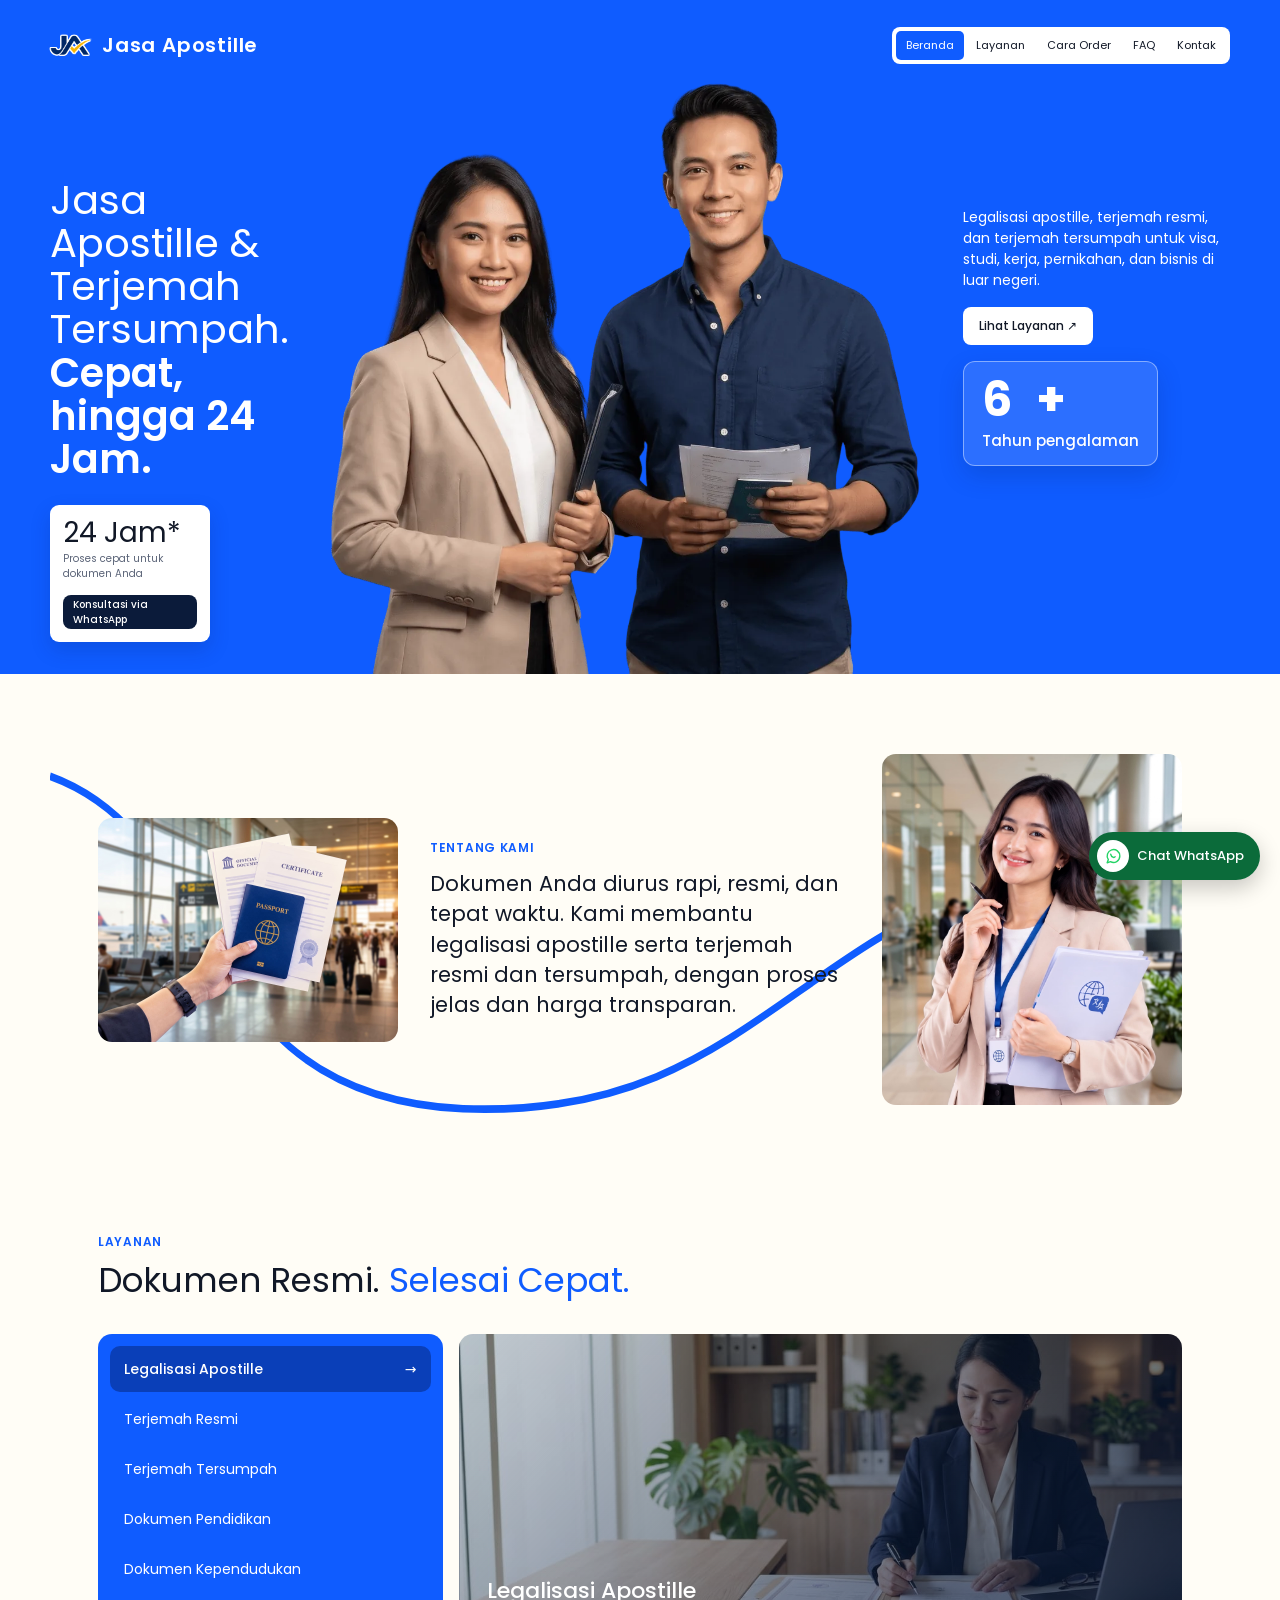
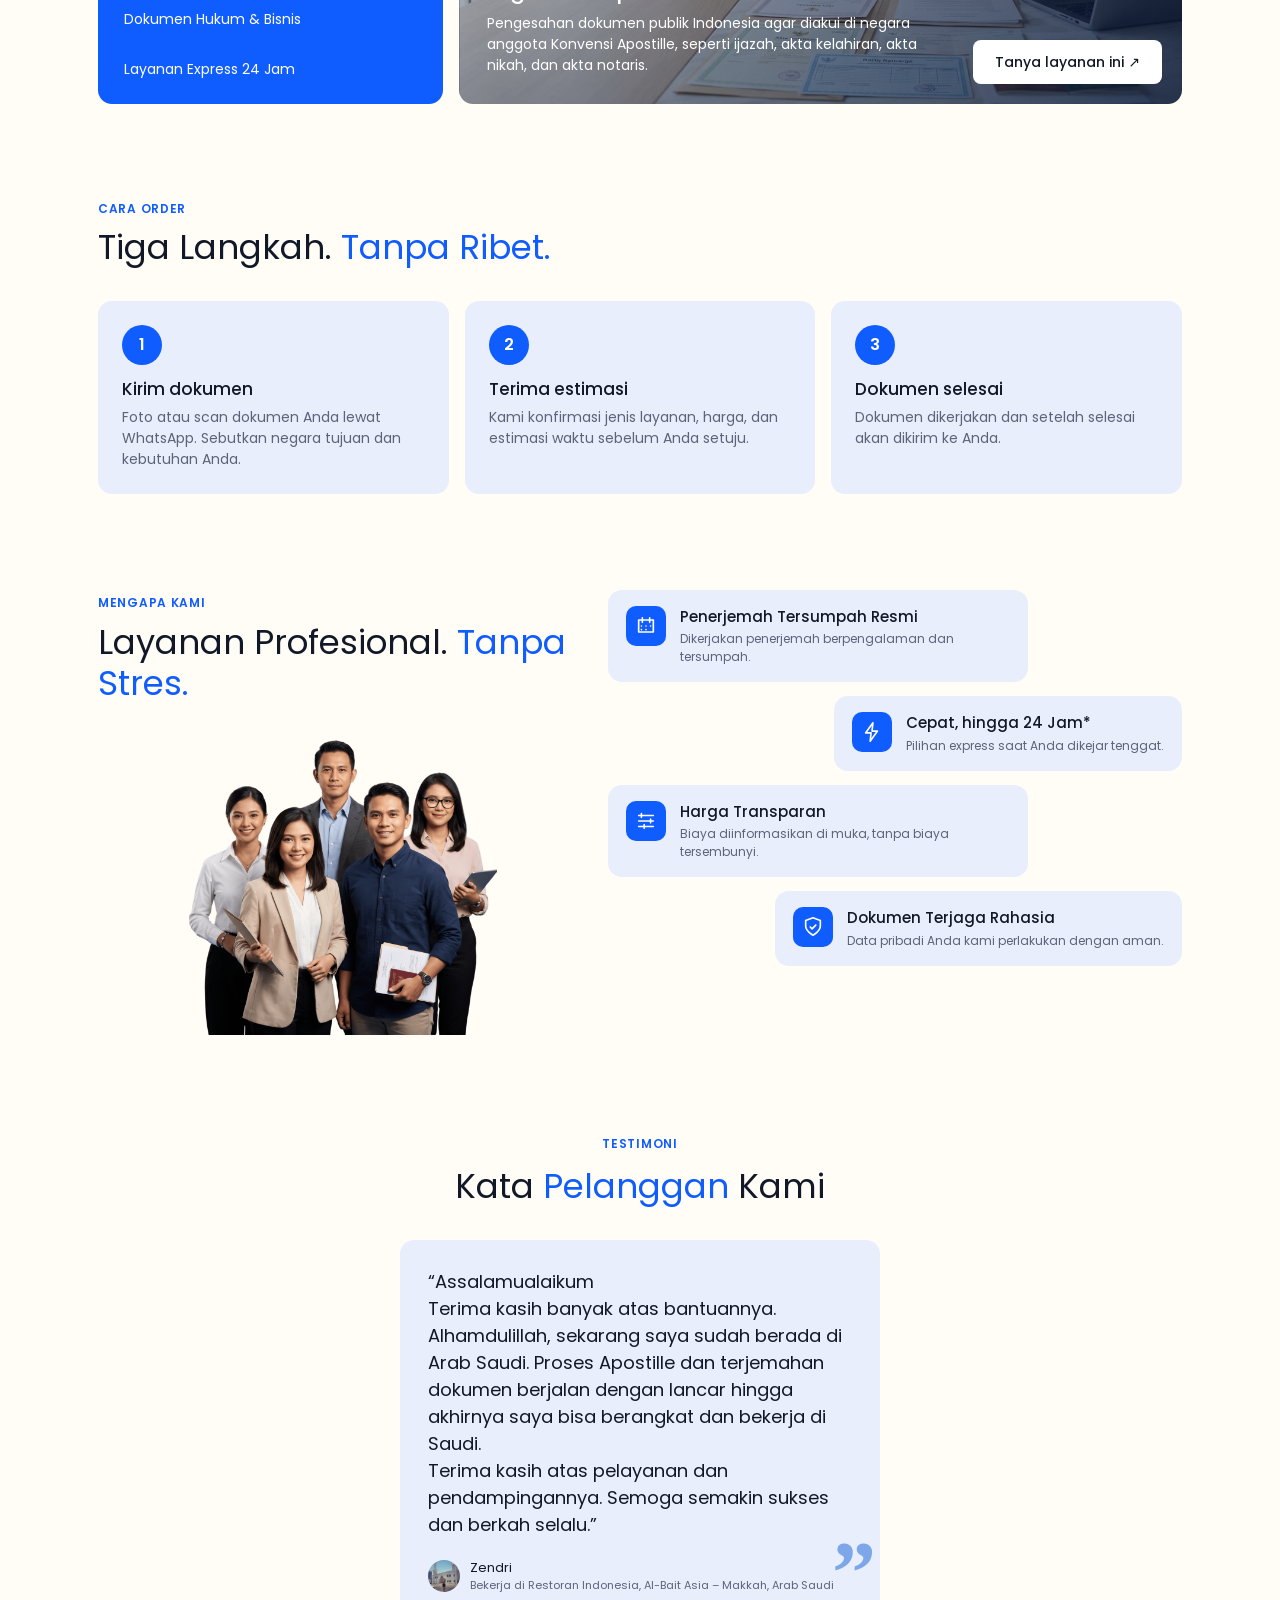
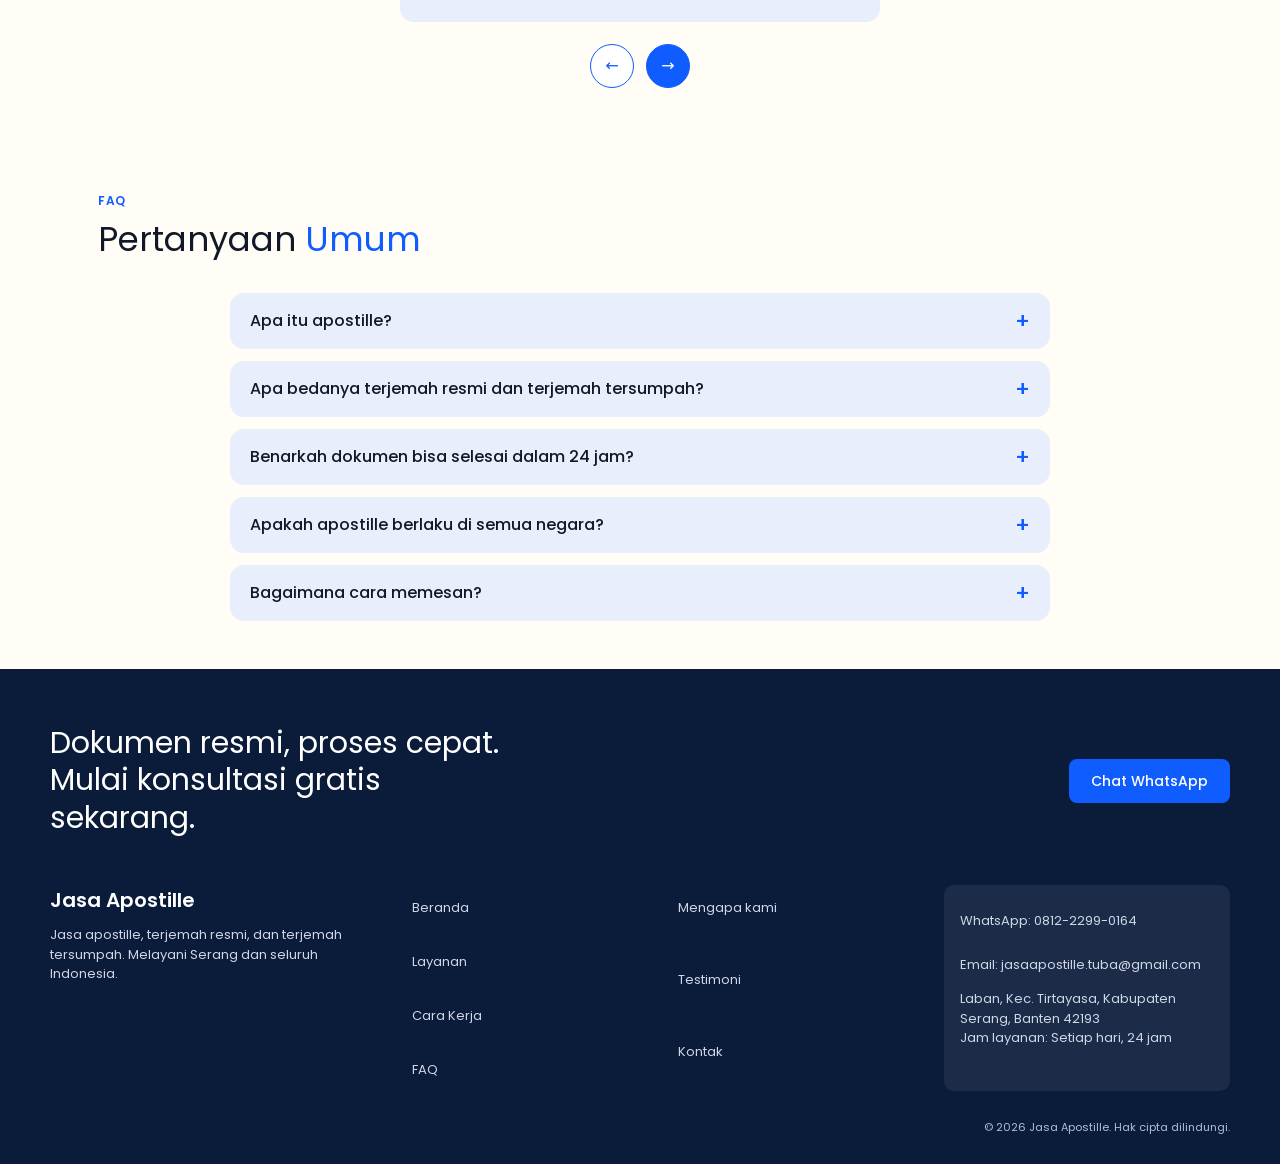
<file: index.html>
<!doctype html>
<html lang="id">
  <head>
    <meta charset="utf-8" />
    <meta name="viewport" content="width=device-width, initial-scale=1" />

    <!-- ====== SEO: GANTI semua [..] dan domain contoh sebelum tayang ====== -->
    <title>
      Jasa Apostille &amp; Terjemah Tersumpah Resmi, Cepat 24 Jam | Jasa
      Apostille
    </title>
    <meta
      name="description"
      content="Jasa legalisasi apostille, terjemah resmi, dan terjemah tersumpah untuk visa, studi, kerja, dan bisnis. Proses cepat hingga 24 jam. Konsultasi gratis via WhatsApp."
    />
    <link rel="canonical" href="https://www.jasaapostille.my.id/" />
    <meta name="robots" content="index, follow, max-image-preview:large" />
    <meta name="theme-color" content="#0f5cff" />
    <link rel="icon" type="image/png" href="assets/logo.png" />

    <meta property="og:type" content="website" />
    <meta property="og:locale" content="id_ID" />
    <meta property="og:site_name" content="Jasa Apostille" />
    <meta
      property="og:title"
      content="Jasa Apostille &amp; Terjemah Tersumpah Resmi, Cepat 24 Jam"
    />
    <meta
      property="og:description"
      content="Apostille, terjemah resmi, dan terjemah tersumpah. Proses cepat hingga 24 jam. Konsultasi gratis via WhatsApp."
    />
    <meta property="og:url" content="https://www.jasaapostille.my.id/" />
    <meta
      property="og:image"
      content="https://www.jasaapostille.my.id/assets/Thumbnail.jpeg"
    />
    <meta name="twitter:card" content="summary_large_image" />
    <meta
      name="twitter:title"
      content="Jasa Apostille &amp; Terjemah Tersumpah Resmi, Cepat 24 Jam"
    />
    <meta
      name="twitter:description"
      content="Apostille, terjemah resmi, dan terjemah tersumpah. Proses cepat hingga 24 jam. Konsultasi gratis via WhatsApp."
    />
    <meta
      name="twitter:image"
      content="https://www.jasaapostille.my.id/assets/Thumbnail.jpeg"
    />

    <link rel="preconnect" href="https://fonts.googleapis.com" />
    <link rel="preconnect" href="https://fonts.gstatic.com" crossorigin />
    <link
      href="https://fonts.googleapis.com/css2?family=Poppins:wght@300;400;500;600&display=swap"
      rel="stylesheet"
    />

    <!-- Data terstruktur: bisnis lokal -->
    <script type="application/ld+json">
      {
        "@context": "https://schema.org",
        "@type": "ProfessionalService",
        "name": "Jasa Apostille",
        "url": "https://www.jasaapostille.my.id/",
        "image": "https://www.jasaapostille.my.id/assets/Thumbnail.jpeg",
        "telephone": "+62-812-2299-0164",
        "description": "Jasa legalisasi apostille, terjemah resmi, dan terjemah tersumpah dengan proses cepat hingga 24 jam.",
        "address": {
          "@type": "PostalAddress",
          "streetAddress": "Laban, Kec. Tirtayasa, Kabupaten Serang, Banten 42193",
          "addressLocality": "Serang",
          "addressRegion": "Banten",
          "postalCode": "42193",
          "addressCountry": "ID"
        },
        "areaServed": "ID",
        "openingHoursSpecification": {
          "@type": "OpeningHoursSpecification",
          "dayOfWeek": [
            "Monday",
            "Tuesday",
            "Wednesday",
            "Thursday",
            "Friday",
            "Saturday",
            "Sunday"
          ],
          "opens": "00:00",
          "closes": "23:59"
        },
        "hasOfferCatalog": {
          "@type": "OfferCatalog",
          "name": "Layanan",
          "itemListElement": [
            {
              "@type": "Offer",
              "itemOffered": {
                "@type": "Service",
                "name": "Legalisasi Apostille"
              }
            },
            {
              "@type": "Offer",
              "itemOffered": { "@type": "Service", "name": "Terjemah Resmi" }
            },
            {
              "@type": "Offer",
              "itemOffered": {
                "@type": "Service",
                "name": "Terjemah Tersumpah"
              }
            }
          ]
        }
      }
    </script>

    <!-- Data terstruktur: breadcrumb halaman beranda -->
    <script type="application/ld+json">
      {
        "@context": "https://schema.org",
        "@type": "BreadcrumbList",
        "itemListElement": [
          {
            "@type": "ListItem",
            "position": 1,
            "name": "Beranda",
            "item": "https://www.jasaapostille.my.id/"
          }
        ]
      }
    </script>

    <!-- Data terstruktur: FAQ (isi harus sama dengan FAQ yang tampil di halaman) -->
    <script type="application/ld+json">
      {
        "@context": "https://schema.org",
        "@type": "FAQPage",
        "mainEntity": [
          {
            "@type": "Question",
            "name": "Apa itu apostille?",
            "acceptedAnswer": {
              "@type": "Answer",
              "text": "Apostille adalah sertifikat pengesahan dokumen publik agar diakui di negara anggota Konvensi Apostille. Di Indonesia, layanan ini berlaku sejak 4 Juni 2022 dan diterbitkan oleh Kementerian Hukum melalui Ditjen AHU."
            }
          },
          {
            "@type": "Question",
            "name": "Apa bedanya terjemah resmi dan terjemah tersumpah?",
            "acceptedAnswer": {
              "@type": "Answer",
              "text": "Terjemah tersumpah dikerjakan penerjemah yang telah disumpah dan disertai pengesahan penerjemah, biasa diminta instansi pemerintah, pengadilan, kedutaan, dan universitas. Terjemah resmi cocok untuk kebutuhan umum. Cek persyaratan instansi tujuan Anda, atau tanyakan kepada kami."
            }
          },
          {
            "@type": "Question",
            "name": "Benarkah dokumen bisa selesai dalam 24 jam?",
            "acceptedAnswer": {
              "@type": "Answer",
              "text": "Banyak terjemahan dapat selesai dalam 24 jam, tergantung jumlah halaman dan bahasa. Waktu apostille mengikuti proses instansi. Kami memberi estimasi waktu dan biaya sebelum Anda menyetujui pesanan."
            }
          },
          {
            "@type": "Question",
            "name": "Apakah apostille berlaku di semua negara?",
            "acceptedAnswer": {
              "@type": "Answer",
              "text": "Apostille hanya berlaku di negara anggota Konvensi Apostille. Untuk negara non-anggota, biasanya diperlukan proses legalisasi lain. Beri tahu negara tujuan Anda dan kami bantu pastikan prosedurnya."
            }
          },
          {
            "@type": "Question",
            "name": "Bagaimana cara memesan?",
            "acceptedAnswer": {
              "@type": "Answer",
              "text": "Kirim foto atau scan dokumen melalui WhatsApp, terima estimasi harga dan waktu, lalu setujui pesanan. Dokumen selesai dan dikirim ke Anda."
            }
          }
        ]
      }
    </script>

    <link rel="stylesheet" href="css/style.css" />
  </head>
  <body>
    <div class="page" id="top">
      <header class="hero">
        <nav class="nav" aria-label="Menu utama" data-reveal>
          <a class="logo" href="#top" aria-label="Jasa Apostille">
            <img src="assets/logo.png" alt="Jasa Apostille" />
            <span>Jasa Apostille</span>
          </a>
          <button
            class="menu-btn"
            id="menuBtn"
            type="button"
            aria-label="Buka menu"
            aria-expanded="false"
            aria-controls="menu"
          >
            ☰
          </button>
          <div class="pill" id="menu">
            <a class="active" href="#top">Beranda</a>
            <a href="layanan.html">Layanan</a>
            <a href="#proses">Cara Order</a>
            <a href="#faq">FAQ</a>
            <a href="#kontak">Kontak</a>
          </div>
        </nav>
        <div class="hero-grid">
          <div>
            <h1>
              Jasa Apostille &amp; Terjemah Tersumpah.
              <span style="font-weight: 600">Cepat, hingga 24 Jam.</span>
            </h1>
            <div class="review-card">
              <strong>24 Jam*</strong>
              <small>Proses cepat untuk dokumen Anda</small>
              <a
                class="btn btn-dark"
                href="https://wa.me/6281222990164?text=Halo%2C%20saya%20tertarik%20dengan%20layanan%20Apostille%20dan%2Fatau%20Terjemah%20Tersumpah%20dari%20jasaapostille.my.id%0A%0AMohon%20informasi%20lebih%20lanjut.%20Terima%20kasih."
                rel="noopener"
                >Konsultasi via WhatsApp</a
              >
            </div>
          </div>
          <picture>
            <source srcset="assets/model-1.webp" type="image/webp" />
            <img
              class="hero-person"
              src="assets/model-1.png"
              width="1080"
              height="1050"
              alt="Model layanan dokumen"
              fetchpriority="high"
              decoding="async"
            />
          </picture>
          <div class="hero-side">
            <p>
              Legalisasi apostille, terjemah resmi, dan terjemah tersumpah untuk
              visa, studi, kerja, pernikahan, dan bisnis di luar negeri.
            </p>
            <a class="btn btn-light" href="#layanan">Lihat Layanan ↗</a>
            <div class="years" aria-label="Pengalaman">
              <span class="count" data-start-year="2020">0</span
              ><span class="plus">+</span><small>Tahun pengalaman</small>
            </div>
          </div>
        </div>
      </header>

      <main>
        <section class="about" aria-labelledby="tentang" data-reveal>
          <svg
            class="curve"
            viewBox="0 0 1200 400"
            preserveAspectRatio="none"
            aria-hidden="true"
          >
            <path
              d="M0 80 C180 130 140 330 420 340 C760 350 760 140 1200 130"
              fill="none"
              stroke="#0f5cff"
              stroke-width="6"
            />
          </svg>
          <img
            class="ph about-image"
            src="assets/model-2.jpg"
            width="2400"
            height="1792"
            alt="Dokumen untuk layanan apostille"
            loading="lazy"
            decoding="async"
          />
          <div>
            <h2 id="tentang" class="label" style="margin: 0">Tentang Kami</h2>
            <p>
              Dokumen Anda diurus rapi, resmi, dan tepat waktu. Kami membantu
              legalisasi apostille serta terjemah resmi dan tersumpah, dengan
              proses jelas dan harga transparan.
            </p>
          </div>
          <img
            class="ph about-image"
            src="assets/model-3.jpg"
            width="1912"
            height="2240"
            alt="Penerjemah profesional sedang bekerja"
            loading="lazy"
            decoding="async"
          />
        </section>

        <section
          class="services"
          id="layanan"
          aria-labelledby="h-layanan"
          data-reveal
        >
          <div class="sec-head">
            <span class="label">Layanan</span>
            <h2 id="h-layanan">
              Dokumen Resmi. <span class="accent">Selesai Cepat.</span>
            </h2>
          </div>
          <div class="svc-grid">
            <div
              class="svc-list"
              id="svcList"
              role="group"
              aria-label="Pilih layanan"
            ></div>
            <div class="svc-detail">
              <article class="svc-panel" hidden>
                <h3>Legalisasi Apostille</h3>
                <p>
                  Pengesahan dokumen publik Indonesia agar diakui di negara
                  anggota Konvensi Apostille, seperti ijazah, akta kelahiran,
                  akta nikah, dan akta notaris.
                </p>
              </article>
              <article class="svc-panel" hidden>
                <h3>Terjemah Resmi</h3>
                <p>
                  Terjemahan akurat untuk kebutuhan umum dan bisnis, dikerjakan
                  penerjemah berpengalaman dengan format rapi.
                </p>
              </article>
              <article class="svc-panel" hidden>
                <h3>Terjemah Tersumpah</h3>
                <p>
                  Terjemahan oleh penerjemah tersumpah, lengkap dengan
                  pengesahan, untuk keperluan kedutaan, instansi pemerintah,
                  pengadilan, dan universitas.
                </p>
              </article>
              <article class="svc-panel" hidden>
                <h3>Terjemah Dokumen Pendidikan</h3>
                <p>
                  Ijazah, transkrip nilai, dan surat keterangan untuk
                  pendaftaran studi atau beasiswa di luar negeri.
                </p>
              </article>
              <article class="svc-panel" hidden>
                <h3>Terjemah Dokumen Kependudukan</h3>
                <p>
                  Akta lahir, akta nikah, kartu keluarga, dan surat keterangan
                  untuk visa, imigrasi, dan keperluan keluarga.
                </p>
              </article>
              <article class="svc-panel" hidden>
                <h3>Terjemah Dokumen Hukum &amp; Bisnis</h3>
                <p>
                  Akta pendirian, kontrak, perjanjian, dan dokumen korporasi
                  untuk kerja sama dan investasi lintas negara.
                </p>
              </article>
              <article class="svc-panel" hidden>
                <h3>Layanan Express 24 Jam</h3>
                <p>
                  Butuh cepat? Kirim dokumen Anda, kami beri estimasi waktu dan
                  biaya sebelum Anda setuju. *Waktu apostille mengikuti proses
                  instansi.
                </p>
              </article>
              <a
                class="btn btn-light wa-link"
                href="https://wa.me/6281222990164?text=Halo%2C%20saya%20tertarik%20dengan%20layanan%20Apostille%20dan%2Fatau%20Terjemah%20Tersumpah%20dari%20jasaapostille.my.id%0A%0AMohon%20informasi%20lebih%20lanjut.%20Terima%20kasih."
                rel="noopener"
                >Tanya layanan ini ↗</a
              >
            </div>
          </div>
        </section>

        <section
          class="process"
          id="proses"
          aria-labelledby="h-proses"
          data-reveal
        >
          <div class="sec-head">
            <span class="label">Cara Order</span>
            <h2 id="h-proses">
              Tiga Langkah. <span class="accent">Tanpa Ribet.</span>
            </h2>
          </div>
          <ol class="steps">
            <li>
              <div class="n">1</div>
              <h3>Kirim dokumen</h3>
              <p>
                Foto atau scan dokumen Anda lewat WhatsApp. Sebutkan negara
                tujuan dan kebutuhan Anda.
              </p>
            </li>
            <li>
              <div class="n">2</div>
              <h3>Terima estimasi</h3>
              <p>
                Kami konfirmasi jenis layanan, harga, dan estimasi waktu sebelum
                Anda setuju.
              </p>
            </li>
            <li>
              <div class="n">3</div>
              <h3>Dokumen selesai</h3>
              <p>
                Dokumen dikerjakan dan setelah selesai akan dikirim ke Anda.
              </p>
            </li>
          </ol>
        </section>

        <section class="why" id="alasan" aria-labelledby="h-alasan" data-reveal>
          <div>
            <span class="label">Mengapa Kami</span>
            <h2 id="h-alasan">
              Layanan Profesional. <span class="accent">Tanpa Stres.</span>
            </h2>
            <img
              class="team"
              src="assets/model-4.png"
              width="1080"
              height="1024"
              alt="Tim Jasa Apostille"
              loading="lazy"
              decoding="async"
            />
          </div>
          <div class="cards">
            <div class="card">
              <span class="ic" aria-hidden="true"
                ><svg viewBox="0 0 24 24" focusable="false">
                  <path
                    d="M4 5.5h16v13H4zM8 3v5m8-5v5M7 12h.01M12 12h.01M17 12h.01M7 16h.01M12 16h.01"
                  /></svg
              ></span>
              <div>
                <h3>Penerjemah Tersumpah Resmi</h3>
                <p>Dikerjakan penerjemah berpengalaman dan tersumpah.</p>
              </div>
            </div>
            <div class="card">
              <span class="ic" aria-hidden="true"
                ><svg viewBox="0 0 24 24" focusable="false">
                  <path d="M13 2 5 13h6l-1 9 8-11h-6z" /></svg
              ></span>
              <div>
                <h3>Cepat, hingga 24 Jam*</h3>
                <p>Pilihan express saat Anda dikejar tenggat.</p>
              </div>
            </div>
            <div class="card">
              <span class="ic" aria-hidden="true"
                ><svg viewBox="0 0 24 24" focusable="false">
                  <path d="M4 6h16M4 12h16M4 18h16M7 4v4m10 2v4M10 16v4" /></svg
              ></span>
              <div>
                <h3>Harga Transparan</h3>
                <p>Biaya diinformasikan di muka, tanpa biaya tersembunyi.</p>
              </div>
            </div>
            <div class="card">
              <span class="ic" aria-hidden="true"
                ><svg viewBox="0 0 24 24" focusable="false">
                  <path d="M12 21s8-4.5 8-10V5l-8-3-8 3v6c0 5.5 8 10 8 10Z" />
                  <path d="m9 12 2 2 4-4" /></svg
              ></span>
              <div>
                <h3>Dokumen Terjaga Rahasia</h3>
                <p>Data pribadi Anda kami perlakukan dengan aman.</p>
              </div>
            </div>
          </div>
        </section>

        <section
          class="testi"
          id="ulasan"
          aria-labelledby="h-ulasan"
          data-reveal
        >
          <span class="label">Testimoni</span>
          <h2 id="h-ulasan">Kata <span class="accent">Pelanggan</span> Kami</h2>
          <div class="testi-grid">
            <div class="quote">
              <blockquote>
                <p>“Assalamualaikum</p><p>Terima kasih banyak atas bantuannya. Alhamdulillah, sekarang saya sudah berada di Arab Saudi. Proses Apostille dan terjemahan dokumen berjalan dengan lancar hingga akhirnya saya bisa berangkat dan bekerja di Saudi.</p><p>Terima kasih atas pelayanan dan pendampingannya. Semoga semakin sukses dan berkah selalu.”</p>
              </blockquote>
              <div class="who">
                <img
                  src="assets/testimoni-pelanggan.png"
                  width="32"
                  height="32"
                  alt="Foto Zendri"
                />
                <div>
                  Zendri<small>Bekerja di Restoran Indonesia, Al-Bait Asia – Makkah, Arab Saudi</small>
                </div>
              </div>
            </div>
            <div class="quote">
              <blockquote>
                <p>“[Ganti dengan testimoni asli pelanggan 2.]”</p>
              </blockquote>
              <div class="who">
                <img
                  src="assets/testimoni-pelanggan.png"
                  width="32"
                  height="32"
                  alt="Foto pelanggan"
                />
                <div>[Nama pelanggan]<small>[Keperluan]</small></div>
              </div>
            </div>
            <div class="quote">
              <blockquote>
                <p>“[Ganti dengan testimoni asli pelanggan 3.]”</p>
              </blockquote>
              <div class="who">
                <img
                  src="assets/testimoni-pelanggan.png"
                  width="32"
                  height="32"
                  alt="Foto pelanggan"
                />
                <div>[Nama pelanggan]<small>[Keperluan]</small></div>
              </div>
            </div>
          </div>
          <div class="arrows">
            <button id="prev" type="button" aria-label="Testimoni sebelumnya">
              ←
            </button>
            <button
              id="next"
              class="next"
              type="button"
              aria-label="Testimoni berikutnya"
            >
              →
            </button>
          </div>
        </section>

        <section class="faq" id="faq" aria-labelledby="h-faq" data-reveal>
          <div class="sec-head">
            <span class="label">FAQ</span>
            <h2 id="h-faq">Pertanyaan <span class="accent">Umum</span></h2>
          </div>
          <div class="faq-list">
            <details>
              <summary>Apa itu apostille?</summary>
              <p>
                Apostille adalah sertifikat pengesahan dokumen publik agar
                diakui di negara anggota Konvensi Apostille. Di Indonesia,
                layanan ini berlaku sejak 4 Juni 2022 dan diterbitkan oleh
                Kementerian Hukum melalui Ditjen AHU.
              </p>
            </details>
            <details>
              <summary>
                Apa bedanya terjemah resmi dan terjemah tersumpah?
              </summary>
              <p>
                Terjemah tersumpah dikerjakan penerjemah yang telah disumpah dan
                disertai pengesahan penerjemah, biasa diminta instansi
                pemerintah, pengadilan, kedutaan, dan universitas. Terjemah
                resmi cocok untuk kebutuhan umum. Cek persyaratan instansi
                tujuan Anda, atau tanyakan kepada kami.
              </p>
            </details>
            <details>
              <summary>Benarkah dokumen bisa selesai dalam 24 jam?</summary>
              <p>
                Banyak terjemahan dapat selesai dalam 24 jam, tergantung jumlah
                halaman dan bahasa. Waktu apostille mengikuti proses instansi.
                Kami memberi estimasi waktu dan biaya sebelum Anda menyetujui
                pesanan.
              </p>
            </details>
            <details>
              <summary>Apakah apostille berlaku di semua negara?</summary>
              <p>
                Apostille hanya berlaku di negara anggota Konvensi Apostille.
                Untuk negara non-anggota, biasanya diperlukan proses legalisasi
                lain. Beri tahu negara tujuan Anda dan kami bantu pastikan
                prosedurnya.
              </p>
            </details>
            <details>
              <summary>Bagaimana cara memesan?</summary>
              <p>
                Kirim foto atau scan dokumen melalui WhatsApp, terima estimasi
                harga dan waktu, lalu setujui pesanan. Dokumen selesai dan
                dikirim ke Anda.
              </p>
            </details>
          </div>
        </section>
      </main>

      <footer id="kontak">
        <div class="cta">
          <h2>
            Dokumen resmi, proses cepat. Mulai konsultasi gratis sekarang.
          </h2>
          <a
            class="btn btn-blue"
            href="https://wa.me/6281222990164?text=Halo%2C%20saya%20tertarik%20dengan%20layanan%20Apostille%20dan%2Fatau%20Terjemah%20Tersumpah%20dari%20jasaapostille.my.id%0A%0AMohon%20informasi%20lebih%20lanjut.%20Terima%20kasih."
            rel="noopener"
            >Chat WhatsApp</a
          >
        </div>
        <div class="foot-grid">
          <div>
            <span class="brand">Jasa Apostille</span>Jasa apostille, terjemah
            resmi, dan terjemah tersumpah. Melayani Serang dan seluruh
            Indonesia.
          </div>
          <ul>
            <li><a href="#top">Beranda</a></li>
            <li><a href="#layanan">Layanan</a></li>
            <li><a href="#proses">Cara Kerja</a></li>
            <li><a href="#faq">FAQ</a></li>
          </ul>
          <ul>
            <li><a href="#alasan">Mengapa kami</a></li>
            <li><a href="#ulasan">Testimoni</a></li>
            <li><a href="#kontak">Kontak</a></li>
          </ul>
          <address class="contact">
            WhatsApp:
            <a href="https://wa.me/6281222990164" rel="noopener"
              >0812-2299-0164</a
            ><br />
            Email:
            <a href="mailto:jasaapostille.tuba@gmail.com"
              >jasaapostille.tuba@gmail.com</a
            ><br />
            Laban, Kec. Tirtayasa, Kabupaten Serang, Banten 42193<br />
            Jam layanan: Setiap hari, 24 jam
          </address>
        </div>
        <div class="copy">
          © <span id="copyrightYear"></span> Jasa Apostille. Hak cipta
          dilindungi.
        </div>
      </footer>
    </div>

    <a
      class="wa-float"
      href="https://wa.me/6281222990164?text=Halo%2C%20saya%20tertarik%20dengan%20layanan%20Apostille%20dan%2Fatau%20Terjemah%20Tersumpah%20dari%20jasaapostille.my.id%0A%0AMohon%20informasi%20lebih%20lanjut.%20Terima%20kasih."
      rel="noopener"
      aria-label="Chat WhatsApp sekarang"
      ><span class="wa-icon" aria-hidden="true"
        ><svg viewBox="0 0 24 24" focusable="false">
          <path d="M20 11.5a8 8 0 0 1-11.8 7L4 20l1.5-4.1A8 8 0 1 1 20 11.5Z" />
          <path
            d="M8.5 9.2c.2 1.5 1.8 3.2 3.4 4 .5.2 1 .1 1.4-.2l.7-.6"
          /></svg></span
      ><span>Chat WhatsApp</span></a
    >

    <script src="js/main.js"></script>
  </body>
</html>
</file>
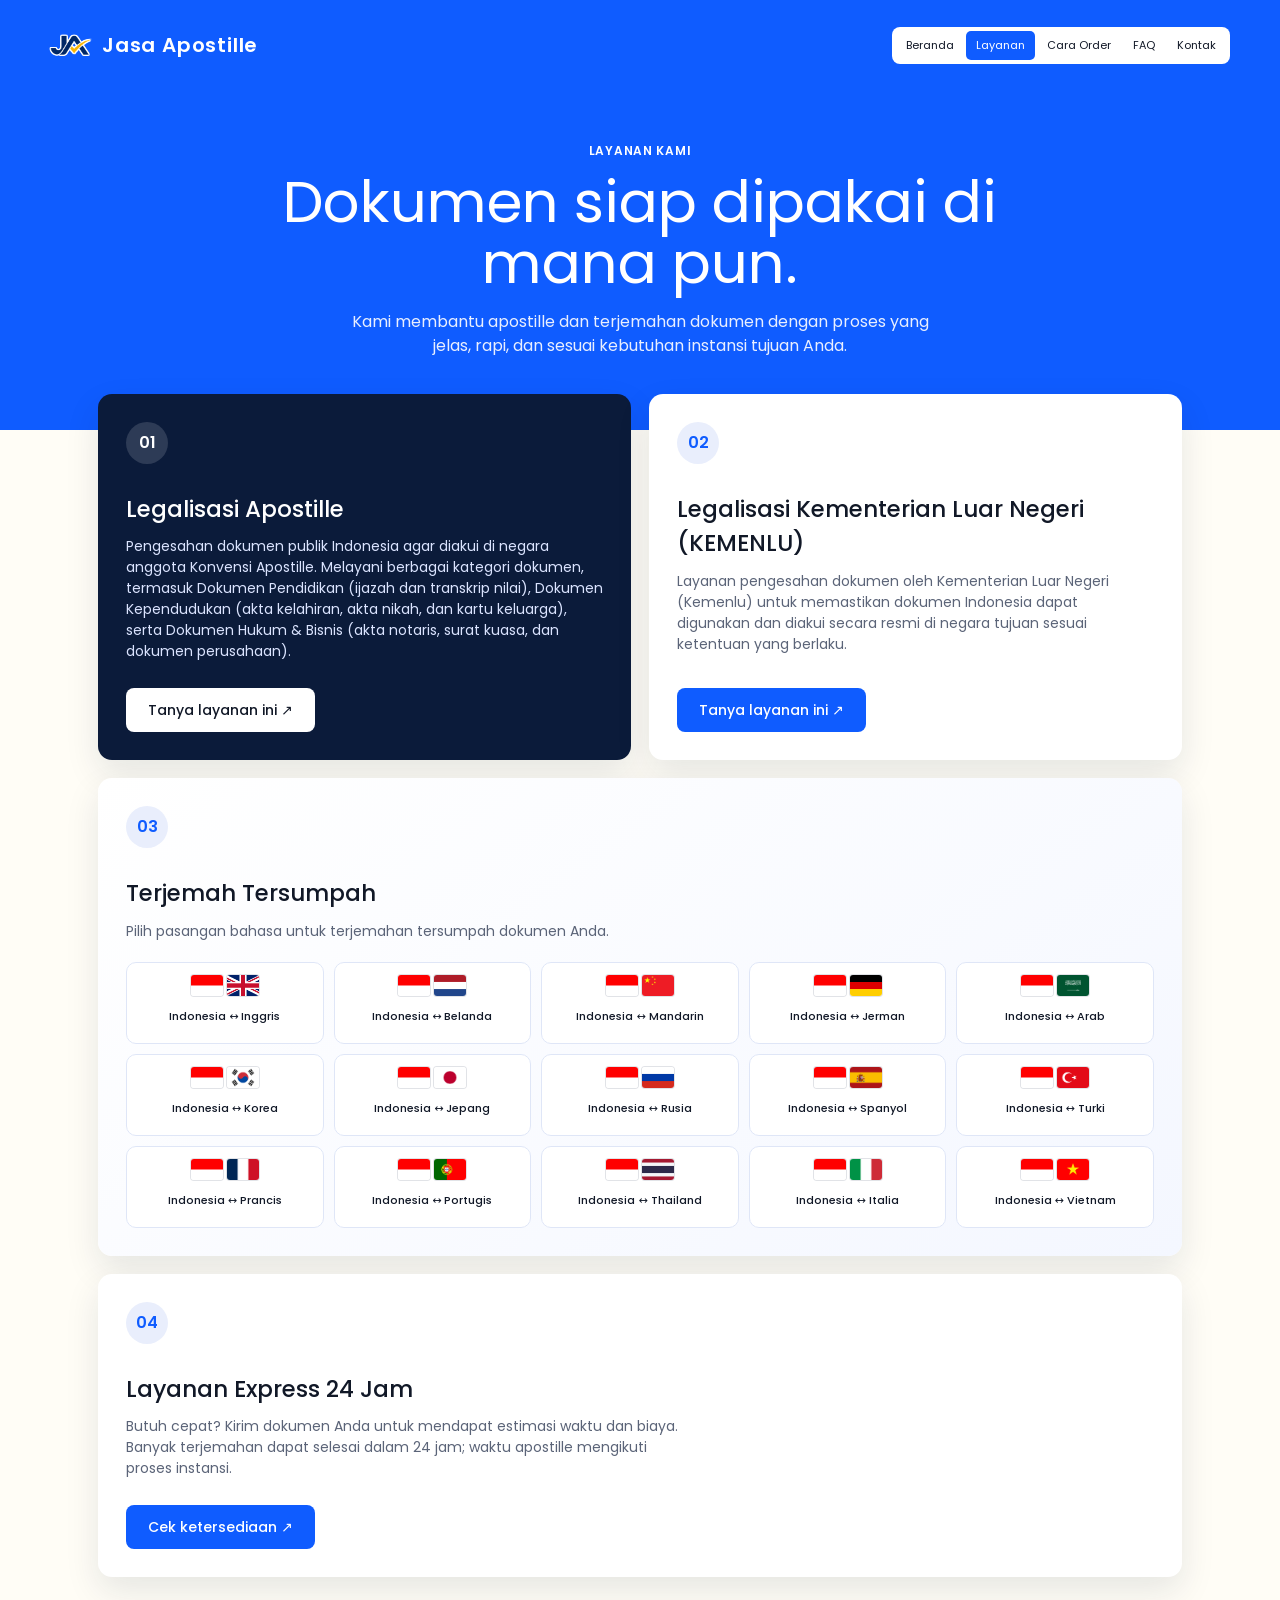
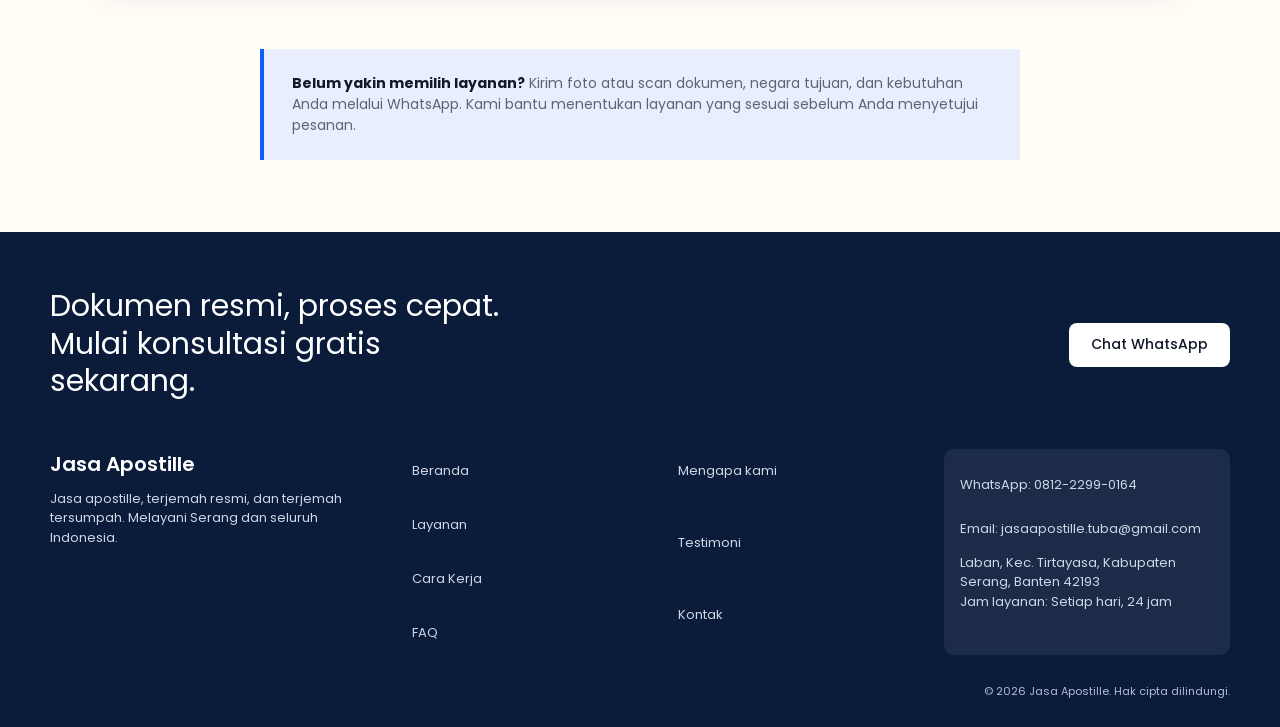
<file: layanan.html>
<!doctype html>
<html lang="id">
  <head>
    <meta charset="utf-8" />
    <meta name="viewport" content="width=device-width, initial-scale=1" />
    <title>Layanan Apostille &amp; Terjemah Resmi | Jasa Apostille</title>
    <meta
      name="description"
      content="Pilih layanan apostille, terjemah resmi, terjemah tersumpah, dan pengurusan dokumen untuk kebutuhan studi, visa, kerja, dan bisnis."
    />
    <link rel="canonical" href="https://www.jasaapostille.my.id/layanan.html" />
    <meta name="theme-color" content="#0f5cff" />
    <meta name="robots" content="index, follow, max-image-preview:large" />
    <meta property="og:type" content="website" />
    <meta property="og:locale" content="id_ID" />
    <meta property="og:site_name" content="Jasa Apostille" />
    <meta property="og:title" content="Layanan Apostille &amp; Terjemah Resmi | Jasa Apostille" />
    <meta property="og:description" content="Pilih layanan apostille, legalisasi Kemenlu, terjemah tersumpah, dan layanan express untuk kebutuhan dokumen Anda." />
    <meta property="og:url" content="https://www.jasaapostille.my.id/layanan.html" />
    <meta property="og:image" content="https://www.jasaapostille.my.id/assets/Thumbnail.jpeg" />
    <meta name="twitter:card" content="summary_large_image" />
    <meta name="twitter:title" content="Layanan Apostille &amp; Terjemah Resmi | Jasa Apostille" />
    <meta name="twitter:description" content="Pilih layanan apostille, legalisasi Kemenlu, terjemah tersumpah, dan layanan express untuk kebutuhan dokumen Anda." />
    <meta name="twitter:image" content="https://www.jasaapostille.my.id/assets/Thumbnail.jpeg" />
    <link rel="icon" type="image/png" href="assets/logo.png" />
    <link rel="preconnect" href="https://fonts.googleapis.com" />
    <link rel="preconnect" href="https://fonts.gstatic.com" crossorigin />
    <link
      href="https://fonts.googleapis.com/css2?family=Poppins:wght@300;400;500;600&display=swap"
      rel="stylesheet"
    />
    <link rel="stylesheet" href="css/style.css" />
    <script type="application/ld+json">
      {
        "@context": "https://schema.org",
        "@graph": [
          {
            "@type": "BreadcrumbList",
            "@id": "https://www.jasaapostille.my.id/layanan.html#breadcrumb",
            "itemListElement": [
              { "@type": "ListItem", "position": 1, "name": "Beranda", "item": "https://www.jasaapostille.my.id/" },
              { "@type": "ListItem", "position": 2, "name": "Layanan", "item": "https://www.jasaapostille.my.id/layanan.html" }
            ]
          },
          {
            "@type": "Service",
            "@id": "https://www.jasaapostille.my.id/layanan.html#service",
            "name": "Layanan Apostille dan Terjemah Resmi",
            "url": "https://www.jasaapostille.my.id/layanan.html",
            "description": "Layanan legalisasi apostille, legalisasi Kementerian Luar Negeri, terjemah tersumpah, dan layanan express dokumen.",
            "provider": {
              "@type": "ProfessionalService",
              "name": "Jasa Apostille",
              "url": "https://www.jasaapostille.my.id/",
              "telephone": "+62-812-2299-0164",
              "areaServed": "ID"
            },
            "serviceType": [
              "Legalisasi Apostille",
              "Legalisasi Kementerian Luar Negeri (KEMENLU)",
              "Terjemah Tersumpah",
              "Layanan Express 24 Jam"
            ],
            "areaServed": { "@type": "Country", "name": "Indonesia" }
          }
        ]
      }
    </script>
    <style>
      .services-page-hero {
        background: var(--blue);
        color: #fff;
        padding: 24px 48px 72px;
      }
      .services-page-intro {
        max-width: 760px;
        margin: 72px auto 0;
        text-align: center;
      }
      .services-page-intro > * {
        animation: service-intro-in .7s ease both;
      }
      .services-page-intro h1 { animation-delay: .1s; }
      .services-page-intro p { animation-delay: .2s; }
      @keyframes service-intro-in {
        from { opacity: 0; transform: translateY(18px); }
        to { opacity: 1; transform: none; }
      }
      .services-page-intro .label {
        color: #ffffff;
      }
      .services-page-intro h1 {
        margin: 10px 0 16px;
        font-size: clamp(32px, 5vw, 58px);
        line-height: 1.05;
        font-weight: 400;
      }
      .services-page-intro p {
        max-width: 610px;
        margin: 0 auto;
        color: #e9efff;
        font-size: 16px;
      }
      .service-catalog {
        max-width: 1180px;
        margin: -36px auto 0;
        padding: 0 48px 72px;
        position: relative;
      }
      .service-catalog-grid {
        display: grid;
        grid-template-columns: repeat(2, minmax(0, 1fr));
        gap: 18px;
      }
      .service-card {
        min-height: 300px;
        padding: 28px;
        border-radius: var(--radius);
        background: #fff;
        box-shadow: 0 14px 34px rgba(11, 27, 58, 0.1);
        display: flex;
        flex-direction: column;
        justify-content: space-between;
        transition: transform 0.2s ease, box-shadow 0.2s ease;
        animation: service-card-in .65s ease both;
      }
      .service-card:nth-child(1) { animation-delay: .08s; }
      .service-card:nth-child(2) { animation-delay: .16s; }
      .service-card:nth-child(3) { animation-delay: .24s; }
      .service-card:nth-child(4) { animation-delay: .32s; }
      @keyframes service-card-in {
        from { opacity: 0; transform: translateY(24px); }
        to { opacity: 1; transform: none; }
      }
      .service-card:hover {
        transform: translateY(-6px);
        box-shadow: 0 20px 42px rgba(11, 27, 58, 0.16);
      }
      .service-card.featured {
        background: var(--navy);
        color: #fff;
      }
      .service-card.wide {
        grid-column: span 2;
        min-height: 250px;
      }
      .service-number {
        width: 42px;
        height: 42px;
        display: grid;
        place-items: center;
        border-radius: 50%;
        background: var(--soft);
        color: var(--blue);
        font-weight: 600;
        margin-bottom: 28px;
      }
      .featured .service-number {
        background: rgba(255, 255, 255, 0.14);
        color: #fff;
      }
      .service-card h2 {
        margin: 0 0 10px;
        font-size: 23px;
        font-weight: 500;
      }
      .service-card p {
        margin: 0;
        color: var(--muted);
        font-size: 14px;
        max-width: 560px;
      }
      .featured p {
        color: #dbe4ff;
      }
      .service-card .service-link {
        margin-top: 26px;
        align-self: flex-start;
      }
      .translation-card {
        grid-column: span 2;
        min-height: auto;
        background: linear-gradient(145deg, #ffffff 0%, #f4f7ff 100%);
      }
      .translation-card > div:first-child > p {
        margin-bottom: 20px;
      }
      .language-grid {
        display: grid;
        grid-template-columns: repeat(5, minmax(0, 1fr));
        gap: 10px;
      }
      .language-card {
        display: flex;
        flex-direction: column;
        align-items: center;
        justify-content: center;
        gap: 7px;
        min-height: 82px;
        padding: 10px 6px;
        border: 1px solid #dfe6f7;
        border-radius: 10px;
        background: rgba(255, 255, 255, .92);
        color: var(--ink);
        font-size: 11px;
        line-height: 1.25;
        text-align: center;
        font-weight: 500;
        transition: border-color .18s ease, background .18s ease, transform .18s ease, box-shadow .18s ease;
        animation: language-card-in .45s ease both;
      }
      .language-card:nth-child(1) { animation-delay: .05s; }
      .language-card:nth-child(2) { animation-delay: .08s; }
      .language-card:nth-child(3) { animation-delay: .11s; }
      .language-card:nth-child(4) { animation-delay: .14s; }
      .language-card:nth-child(5) { animation-delay: .17s; }
      .language-card:nth-child(6) { animation-delay: .20s; }
      .language-card:nth-child(7) { animation-delay: .23s; }
      .language-card:nth-child(8) { animation-delay: .26s; }
      .language-card:nth-child(9) { animation-delay: .29s; }
      .language-card:nth-child(10) { animation-delay: .32s; }
      .language-card:nth-child(11) { animation-delay: .35s; }
      .language-card:nth-child(12) { animation-delay: .38s; }
      .language-card:nth-child(13) { animation-delay: .41s; }
      .language-card:nth-child(14) { animation-delay: .44s; }
      .language-card:nth-child(15) { animation-delay: .47s; }
      .language-card > span:last-child {
        min-height: 28px;
        display: flex;
        align-items: center;
        justify-content: center;
      }
      @keyframes language-card-in {
        from { opacity: 0; transform: translateY(10px); }
        to { opacity: 1; transform: none; }
      }\n      .language-card:hover {
        border-color: var(--blue);
        background: #fff;
        transform: translateY(-3px);
        box-shadow: 0 8px 18px rgba(15, 92, 255, .12);
      }
      .language-flags {
        display: inline-flex;
        flex: none;
        gap: 4px;
        align-items: center;
      }
      .language-flags img {
        width: 32px;
        height: 21px;
        display: block;
        border-radius: 3px;
        object-fit: cover;
        box-shadow: 0 0 0 1px rgba(11, 27, 58, .12);
      }
      @media (max-width: 900px) {
        .language-grid { grid-template-columns: repeat(3, minmax(0, 1fr)); }
      }
      .services-page-note {
        max-width: 760px;
        margin: 0 auto 72px;
        padding: 24px 28px;
        border-left: 4px solid var(--blue);
        background: var(--soft);
        color: var(--muted);
        font-size: 14px;
      }
      .services-page-note strong {
        color: var(--ink);
      }
      @media (max-width: 900px) {
        .services-page-hero {
          padding-left: 24px;
          padding-right: 24px;
        }
        .service-catalog {
          padding-left: 24px;
          padding-right: 24px;
        }
      }
      @media (prefers-reduced-motion: reduce) {
        .services-page-intro > *, .service-card, .language-card { animation: none; }
        .service-card:hover, .language-card:hover { transform: none; }
      }
      @media (max-width: 600px) {
        .services-page-hero {
          padding-top: 16px;
          padding-bottom: 58px;
        }
        .services-page-intro {
          margin-top: 56px;
          text-align: left;
        }
        .services-page-intro p {
          margin-left: 0;
        }
        .service-catalog-grid {
          grid-template-columns: 1fr;
        }
        .service-card.wide,
        .translation-card {
          grid-column: auto;
        }
        .service-card {
          min-height: 270px;
          padding: 22px;
        }
        .language-grid { grid-template-columns: repeat(2, minmax(0, 1fr)); gap: 10px; }
        .language-card { min-height: 78px; }
        .services-page-note {
          margin-left: 24px;
          margin-right: 24px;
        }
      }
    </style>
  </head>
  <body>
    <div class="page" id="top">
      <header class="services-page-hero">
        <nav class="nav" aria-label="Menu utama">
          <a class="logo" href="index.html#top" aria-label="Jasa Apostille">
            <img src="assets/logo.png" alt="Jasa Apostille" width="42" height="42" decoding="async" />
            <span>Jasa Apostille</span>
          </a>
          <button
            class="menu-btn"
            id="menuBtn"
            type="button"
            aria-label="Buka menu"
            aria-expanded="false"
            aria-controls="menu"
          >
            &#9776;
          </button>
          <div class="pill" id="menu">
            <a href="index.html#top">Beranda</a>
            <a class="active" href="layanan.html">Layanan</a>
            <a href="index.html#proses">Cara Order</a>
            <a href="index.html#faq">FAQ</a>
            <a href="index.html#kontak">Kontak</a>
          </div>
        </nav>
        <div class="services-page-intro">
          <span class="label">Layanan kami</span>
          <h1>Dokumen siap dipakai di mana pun.</h1>
          <p>
            Kami membantu apostille dan terjemahan dokumen dengan proses yang
            jelas, rapi, dan sesuai kebutuhan instansi tujuan Anda.
          </p>
        </div>
      </header>

      <main>
        <section class="service-catalog" aria-labelledby="catalog-title">
          <h2 id="catalog-title" class="sr-only">Daftar layanan</h2>
          <div class="service-catalog-grid">
            <article class="service-card featured">
              <div>
                <div class="service-number">01</div>
                <h2>Legalisasi Apostille</h2>
                <p>
                  Pengesahan dokumen publik Indonesia agar diakui di negara
                  anggota Konvensi Apostille. Melayani berbagai kategori
                  dokumen, termasuk Dokumen Pendidikan (ijazah dan transkrip
                  nilai), Dokumen Kependudukan (akta kelahiran, akta nikah, dan
                  kartu keluarga), serta Dokumen Hukum & Bisnis (akta notaris,
                  surat kuasa, dan dokumen perusahaan).
                </p>
              </div>
              <a
                class="btn btn-light service-link"
                href="https://wa.me/6281222990164?text=Halo%2C%20saya%20tertarik%20dengan%20layanan%20Legalisasi%20Apostille.%20Mohon%20informasi%20lebih%20lanjut."
                rel="noopener"
                >Tanya layanan ini &#8599;</a
              >
            </article>
            <article class="service-card">
              <div>
                <div class="service-number">02</div>
                <h2>Legalisasi Kementerian Luar Negeri (KEMENLU)</h2>
                <p>Layanan pengesahan dokumen oleh Kementerian Luar Negeri (Kemenlu) untuk memastikan dokumen Indonesia dapat digunakan dan diakui secara resmi di negara tujuan sesuai ketentuan yang berlaku.</p>
              </div>
              <a class="btn btn-blue service-link" href="https://wa.me/6281222990164?text=Halo%2C%20saya%20ingin%20konsultasi%20layanan%20Legalisasi%20Kementerian%20Luar%20Negeri%20(KEMENLU).%20Mohon%20informasi%20lebih%20lanjut." rel="noopener">Tanya layanan ini &#8599;</a>
            </article>
            <article class="service-card translation-card">
              <div>
                <div class="service-number">03</div>
                <h2>Terjemah Tersumpah</h2>
                <p>Pilih pasangan bahasa untuk terjemahan tersumpah dokumen Anda.</p>
                <div class="language-grid" aria-label="Pilihan bahasa terjemah tersumpah">
                  <a class="language-card" href="https://wa.me/6281222990164?text=Halo%2C%20saya%20mengunjungi%20jasaapostile.my.id%20dan%20ingin%20konsultasi%20layanan%20Terjemah%20Tersumpah%20Indonesia%E2%80%93Inggris.%20Mohon%20informasi%20lebih%20lanjut." rel="noopener"><span class="language-flags" aria-hidden="true"><img src="assets/flags/id.png" alt="Indonesia" width="32" height="21" loading="lazy" decoding="async" /><img src="assets/flags/gb.png" alt="" width="32" height="21" loading="lazy" decoding="async" /></span><span>Indonesia ↔ Inggris</span></a>
                  <a class="language-card" href="https://wa.me/6281222990164?text=Halo%2C%20saya%20mengunjungi%20jasaapostile.my.id%20dan%20ingin%20konsultasi%20layanan%20Terjemah%20Tersumpah%20Indonesia%E2%80%93Belanda.%20Mohon%20informasi%20lebih%20lanjut." rel="noopener"><span class="language-flags" aria-hidden="true"><img src="assets/flags/id.png" alt="Indonesia" width="32" height="21" loading="lazy" decoding="async" /><img src="assets/flags/nl.png" alt="" width="32" height="21" loading="lazy" decoding="async" /></span><span>Indonesia ↔ Belanda</span></a>
                  <a class="language-card" href="https://wa.me/6281222990164?text=Halo%2C%20saya%20mengunjungi%20jasaapostile.my.id%20dan%20ingin%20konsultasi%20layanan%20Terjemah%20Tersumpah%20Indonesia%E2%80%93Mandarin.%20Mohon%20informasi%20lebih%20lanjut." rel="noopener"><span class="language-flags" aria-hidden="true"><img src="assets/flags/id.png" alt="Indonesia" width="32" height="21" loading="lazy" decoding="async" /><img src="assets/flags/cn.png" alt="" width="32" height="21" loading="lazy" decoding="async" /></span><span>Indonesia ↔ Mandarin</span></a>
                  <a class="language-card" href="https://wa.me/6281222990164?text=Halo%2C%20saya%20mengunjungi%20jasaapostile.my.id%20dan%20ingin%20konsultasi%20layanan%20Terjemah%20Tersumpah%20Indonesia%E2%80%93Jerman.%20Mohon%20informasi%20lebih%20lanjut." rel="noopener"><span class="language-flags" aria-hidden="true"><img src="assets/flags/id.png" alt="Indonesia" width="32" height="21" loading="lazy" decoding="async" /><img src="assets/flags/de.png" alt="" width="32" height="21" loading="lazy" decoding="async" /></span><span>Indonesia ↔ Jerman</span></a>
                  <a class="language-card" href="https://wa.me/6281222990164?text=Halo%2C%20saya%20mengunjungi%20jasaapostile.my.id%20dan%20ingin%20konsultasi%20layanan%20Terjemah%20Tersumpah%20Indonesia%E2%80%93Arab.%20Mohon%20informasi%20lebih%20lanjut." rel="noopener"><span class="language-flags" aria-hidden="true"><img src="assets/flags/id.png" alt="Indonesia" width="32" height="21" loading="lazy" decoding="async" /><img src="assets/flags/sa.png" alt="" width="32" height="21" loading="lazy" decoding="async" /></span><span>Indonesia ↔ Arab</span></a>
                  <a class="language-card" href="https://wa.me/6281222990164?text=Halo%2C%20saya%20mengunjungi%20jasaapostile.my.id%20dan%20ingin%20konsultasi%20layanan%20Terjemah%20Tersumpah%20Indonesia%E2%80%93Korea.%20Mohon%20informasi%20lebih%20lanjut." rel="noopener"><span class="language-flags" aria-hidden="true"><img src="assets/flags/id.png" alt="Indonesia" width="32" height="21" loading="lazy" decoding="async" /><img src="assets/flags/kr.png" alt="" width="32" height="21" loading="lazy" decoding="async" /></span><span>Indonesia ↔ Korea</span></a>
                  <a class="language-card" href="https://wa.me/6281222990164?text=Halo%2C%20saya%20mengunjungi%20jasaapostile.my.id%20dan%20ingin%20konsultasi%20layanan%20Terjemah%20Tersumpah%20Indonesia%E2%80%93Jepang.%20Mohon%20informasi%20lebih%20lanjut." rel="noopener"><span class="language-flags" aria-hidden="true"><img src="assets/flags/id.png" alt="Indonesia" width="32" height="21" loading="lazy" decoding="async" /><img src="assets/flags/jp.png" alt="" width="32" height="21" loading="lazy" decoding="async" /></span><span>Indonesia ↔ Jepang</span></a>
                  <a class="language-card" href="https://wa.me/6281222990164?text=Halo%2C%20saya%20mengunjungi%20jasaapostile.my.id%20dan%20ingin%20konsultasi%20layanan%20Terjemah%20Tersumpah%20Indonesia%E2%80%93Rusia.%20Mohon%20informasi%20lebih%20lanjut." rel="noopener"><span class="language-flags" aria-hidden="true"><img src="assets/flags/id.png" alt="Indonesia" width="32" height="21" loading="lazy" decoding="async" /><img src="assets/flags/ru.png" alt="" width="32" height="21" loading="lazy" decoding="async" /></span><span>Indonesia ↔ Rusia</span></a>
                  <a class="language-card" href="https://wa.me/6281222990164?text=Halo%2C%20saya%20mengunjungi%20jasaapostile.my.id%20dan%20ingin%20konsultasi%20layanan%20Terjemah%20Tersumpah%20Indonesia%E2%80%93Spanyol.%20Mohon%20informasi%20lebih%20lanjut." rel="noopener"><span class="language-flags" aria-hidden="true"><img src="assets/flags/id.png" alt="Indonesia" width="32" height="21" loading="lazy" decoding="async" /><img src="assets/flags/es.png" alt="" width="32" height="21" loading="lazy" decoding="async" /></span><span>Indonesia ↔ Spanyol</span></a>
                  <a class="language-card" href="https://wa.me/6281222990164?text=Halo%2C%20saya%20mengunjungi%20jasaapostile.my.id%20dan%20ingin%20konsultasi%20layanan%20Terjemah%20Tersumpah%20Indonesia%E2%80%93Turki.%20Mohon%20informasi%20lebih%20lanjut." rel="noopener"><span class="language-flags" aria-hidden="true"><img src="assets/flags/id.png" alt="Indonesia" width="32" height="21" loading="lazy" decoding="async" /><img src="assets/flags/tr.png" alt="" width="32" height="21" loading="lazy" decoding="async" /></span><span>Indonesia ↔ Turki</span></a>
                  <a class="language-card" href="https://wa.me/6281222990164?text=Halo%2C%20saya%20mengunjungi%20jasaapostile.my.id%20dan%20ingin%20konsultasi%20layanan%20Terjemah%20Tersumpah%20Indonesia%E2%80%93Prancis.%20Mohon%20informasi%20lebih%20lanjut." rel="noopener"><span class="language-flags" aria-hidden="true"><img src="assets/flags/id.png" alt="Indonesia" width="32" height="21" loading="lazy" decoding="async" /><img src="assets/flags/fr.png" alt="" width="32" height="21" loading="lazy" decoding="async" /></span><span>Indonesia ↔ Prancis</span></a>
                  <a class="language-card" href="https://wa.me/6281222990164?text=Halo%2C%20saya%20mengunjungi%20jasaapostile.my.id%20dan%20ingin%20konsultasi%20layanan%20Terjemah%20Tersumpah%20Indonesia%E2%80%93Portugis.%20Mohon%20informasi%20lebih%20lanjut." rel="noopener"><span class="language-flags" aria-hidden="true"><img src="assets/flags/id.png" alt="Indonesia" width="32" height="21" loading="lazy" decoding="async" /><img src="assets/flags/pt.png" alt="" width="32" height="21" loading="lazy" decoding="async" /></span><span>Indonesia ↔ Portugis</span></a>
                  <a class="language-card" href="https://wa.me/6281222990164?text=Halo%2C%20saya%20mengunjungi%20jasaapostile.my.id%20dan%20ingin%20konsultasi%20layanan%20Terjemah%20Tersumpah%20Indonesia%E2%80%93Thailand.%20Mohon%20informasi%20lebih%20lanjut." rel="noopener"><span class="language-flags" aria-hidden="true"><img src="assets/flags/id.png" alt="Indonesia" width="32" height="21" loading="lazy" decoding="async" /><img src="assets/flags/th.png" alt="" width="32" height="21" loading="lazy" decoding="async" /></span><span>Indonesia ↔ Thailand</span></a>
                  <a class="language-card" href="https://wa.me/6281222990164?text=Halo%2C%20saya%20mengunjungi%20jasaapostile.my.id%20dan%20ingin%20konsultasi%20layanan%20Terjemah%20Tersumpah%20Indonesia%E2%80%93Italia.%20Mohon%20informasi%20lebih%20lanjut." rel="noopener"><span class="language-flags" aria-hidden="true"><img src="assets/flags/id.png" alt="Indonesia" width="32" height="21" loading="lazy" decoding="async" /><img src="assets/flags/it.png" alt="" width="32" height="21" loading="lazy" decoding="async" /></span><span>Indonesia ↔ Italia</span></a>
                  <a class="language-card" href="https://wa.me/6281222990164?text=Halo%2C%20saya%20mengunjungi%20jasaapostile.my.id%20dan%20ingin%20konsultasi%20layanan%20Terjemah%20Tersumpah%20Indonesia%E2%80%93Vietnam.%20Mohon%20informasi%20lebih%20lanjut." rel="noopener"><span class="language-flags" aria-hidden="true"><img src="assets/flags/id.png" alt="Indonesia" width="32" height="21" loading="lazy" decoding="async" /><img src="assets/flags/vn.png" alt="" width="32" height="21" loading="lazy" decoding="async" /></span><span>Indonesia ↔ Vietnam</span></a>
                </div>
              </div>
            </article>
            <article class="service-card wide">
              <div>
                <div class="service-number">04</div>
                <h2>Layanan Express 24 Jam</h2>
                <p>
                  Butuh cepat? Kirim dokumen Anda untuk mendapat estimasi waktu
                  dan biaya. Banyak terjemahan dapat selesai dalam 24 jam; waktu
                  apostille mengikuti proses instansi.
                </p>
              </div>
              <a
                class="btn btn-blue service-link"
                href="https://wa.me/6281222990164?text=Halo%2C%20saya%20membutuhkan%20layanan%20Express%2024%20Jam.%20Mohon%20cek%20estimasi%20waktu%20dan%20biayanya."
                rel="noopener"
                >Cek ketersediaan &#8599;</a
              >
            </article>
          </div>
        </section>

        <aside class="services-page-note">
          <strong>Belum yakin memilih layanan?</strong> Kirim foto atau scan
          dokumen, negara tujuan, dan kebutuhan Anda melalui WhatsApp. Kami
          bantu menentukan layanan yang sesuai sebelum Anda menyetujui pesanan.
        </aside>
      </main>

      <footer>
        <div class="cta">
          <h2>
            Dokumen resmi, proses cepat. Mulai konsultasi gratis sekarang.
          </h2>
          <a
            class="btn btn-light"
            href="https://wa.me/6281222990164?text=Halo%2C%20saya%20ingin%20konsultasi%20layanan%20dokumen.%20Terima%20kasih."
            rel="noopener"
            >Chat WhatsApp</a
          >
        </div>
        <div class="foot-grid">
          <div>
            <span class="brand">Jasa Apostille</span>Jasa apostille, terjemah
            resmi, dan terjemah tersumpah. Melayani Serang dan seluruh
            Indonesia.
          </div>
          <ul>
            <li><a href="index.html#top">Beranda</a></li>
            <li><a href="layanan.html">Layanan</a></li>
            <li><a href="index.html#proses">Cara Kerja</a></li>
            <li><a href="index.html#faq">FAQ</a></li>
          </ul>
          <ul>
            <li><a href="index.html#alasan">Mengapa kami</a></li>
            <li><a href="index.html#ulasan">Testimoni</a></li>
            <li><a href="index.html#kontak">Kontak</a></li>
          </ul>
          <address class="contact">
            WhatsApp: <a href="https://wa.me/6281222990164">0812-2299-0164</a
            ><br />Email:
            <a href="mailto:jasaapostille.tuba@gmail.com"
              >jasaapostille.tuba@gmail.com</a
            ><br />Laban, Kec. Tirtayasa, Kabupaten Serang, Banten 42193<br />Jam
            layanan: Setiap hari, 24 jam
          </address>
        </div>
        <div class="copy">
          &copy; <span id="copyrightYear">2026</span> Jasa Apostille. Hak cipta
          dilindungi.
        </div>
      </footer>
    </div>
    <script>
      const menuBtn = document.getElementById("menuBtn");
      const menu = document.getElementById("menu");
      menuBtn.addEventListener("click", () => {
        const open = menu.classList.toggle("open");
        menuBtn.setAttribute("aria-expanded", String(open));
        menuBtn.setAttribute("aria-label", open ? "Tutup menu" : "Buka menu");
        menuBtn.innerHTML = open ? "&#10005;" : "&#9776;";
      });
      menu
        .querySelectorAll("a")
        .forEach((link) =>
          link.addEventListener("click", () => menu.classList.remove("open")),
        );
      document.getElementById("copyrightYear").textContent =
        new Date().getFullYear();
    </script>
  </body>
</html>
</file>
<file: css/style.css>
:root{
  --blue:#0f5cff; --blue-dark:#0a3fb8; --navy:#0b1b3a; --cream:#fffdf6;
  --ink:#111827; --muted:#5b6478; --soft:#e9eefc; --radius:14px;
}
*{box-sizing:border-box}
html{scroll-behavior:smooth}
body{margin:0;font-family:'Poppins',system-ui,sans-serif;color:var(--ink);background:var(--cream);line-height:1.5}
body.js-enabled [data-reveal]{opacity:0;transform:translateY(22px);transition:opacity .65s ease,transform .65s ease}
body.js-enabled [data-reveal].is-visible{opacity:1;transform:none}
@media (prefers-reduced-motion:reduce){body.js-enabled [data-reveal]{opacity:1;transform:none;transition:none}}
a{color:inherit;text-decoration:none}
button{font:inherit;cursor:pointer}
img{max-width:100%;display:block}
:focus-visible{outline:3px solid #ffb703;outline-offset:2px}
.page{width:100%;max-width:none;margin:0;background:var(--cream);border-radius:0;overflow:hidden}
.label{font-size:12px;font-weight:600;letter-spacing:.06em;color:var(--blue);text-transform:uppercase}
.sr-only{position:absolute;width:1px;height:1px;padding:0;margin:-1px;overflow:hidden;clip:rect(0,0,0,0);white-space:nowrap;border:0}
.accent{color:var(--blue)}
.ph{background:linear-gradient(135deg,#c9d6f5,#e9eefc);display:flex;align-items:center;justify-content:center;color:#4a577a;font-size:13px;text-align:center;border-radius:var(--radius)}
.btn{display:inline-flex;align-items:center;justify-content:center;min-height:44px;padding:0 22px;border-radius:8px;border:0;font-weight:500;font-size:14px;transition:background .18s ease,color .18s ease,box-shadow .18s ease,transform .18s ease}
.btn:hover{transform:translateY(-2px);box-shadow:0 8px 18px rgba(11,27,58,.18)}
.pill a:hover,.btn-light:hover{background:var(--soft)}
.btn-dark:hover{background:var(--blue-dark)}
.btn-blue:hover{background:var(--blue-dark)}
.btn-dark{background:var(--navy);color:#fff}
.btn-light{background:#fff;color:var(--ink)}
.btn-blue{background:var(--blue);color:#fff}

/* Hero */
.hero{background:var(--blue);color:#fff;padding:24px 48px 0}
.nav{width:100%;max-width:1180px;margin:0 auto;display:flex;flex-wrap:wrap;gap:16px;align-items:center;justify-content:space-between}
.hero-grid{max-width:1180px;width:100%;margin-left:auto;margin-right:auto}
.logo{display:inline-flex;align-items:center;gap:10px;font-weight:600;font-size:20px;letter-spacing:.04em}
.logo img{width:42px;height:42px;object-fit:contain;filter:drop-shadow(1px 0 #fff) drop-shadow(-1px 0 #fff) drop-shadow(0 1px #fff) drop-shadow(0 -1px #fff)}
.pill{display:flex;flex-wrap:wrap;gap:2px;background:#fff;padding:4px;border-radius:8px}
.pill a{min-height:44px;padding:6px 10px;border-radius:5px;font-size:11px;color:var(--ink);display:flex;align-items:center;transition:background .18s ease,color .18s ease,transform .18s ease}
.pill a:hover{transform:translateY(-2px)}
@media (min-width:601px){.pill a{min-height:29px}}
.pill a.active{background:var(--blue);color:#fff}
.hero-grid{display:grid;grid-template-columns:.72fr 1.9fr .8fr;gap:20px;align-items:end;min-height:600px;margin-top:8px}
.hero h1{font-size:clamp(28px,3.5vw,40px);line-height:1.08;font-weight:400;margin:0 0 24px}
.hero-grid>div:first-child{padding-bottom:32px}
.review-card{background:#fff;color:var(--ink);border-radius:9px;padding:13px;max-width:160px;margin-bottom:0;box-shadow:0 8px 20px rgba(5,34,100,.18)}
.review-card strong{font-size:28px;font-weight:400;display:block;line-height:1.1}
.review-card small{display:block;color:var(--muted);font-size:10px;margin:2px 0 10px}
.review-card .btn{width:100%;min-height:34px;padding:0 10px;font-size:10px}
.hero-grid>picture{width:100%;height:600px;display:block}
.hero-person{width:100%;height:600px;display:block;object-fit:contain;object-position:center bottom;border-radius:0;background:var(--blue);animation:hero-rise .8s .12s ease-out both}
@keyframes hero-rise{from{opacity:0;transform:translateY(24px) scale(.98)}to{opacity:1;transform:none}}
.hero-side{padding-bottom:32px;display:flex;flex-direction:column;gap:12px;align-items:flex-start}
.hero-side .btn-light{background:#fff;color:var(--ink);min-height:32px;padding:0 11px;font-size:10px}
.hero-side p{margin:0;font-size:11px;line-height:1.4;max-width:190px}
.years{position:relative;padding:14px 18px;border:1px solid rgba(255,255,255,.42);border-radius:12px;background:rgba(255,255,255,.12);font-size:42px;font-weight:700;line-height:1;box-shadow:0 10px 24px rgba(5,34,100,.18)}
.years::after{content:"";position:absolute;inset:0;border-radius:inherit;background:rgba(255,255,255,.12);opacity:0;animation:years-glow 2.4s ease-in-out infinite}
.years .count{position:relative;z-index:1;display:inline-block;min-width:2ch;animation:count-pop .7s ease-out both}
.years .plus{position:relative;z-index:1;margin-left:-8px}
.years small{position:relative;z-index:1;display:block;font-size:14px;font-weight:500;line-height:1.3;margin-top:7px}
@keyframes years-glow{50%{opacity:1;transform:scale(1.02)}}
@keyframes count-pop{
  from{opacity:0;transform:translateY(10px) scale(.82)}
  to{opacity:1;transform:translateY(0) scale(1)}
}
@media (prefers-reduced-motion:reduce){.years .count{animation:none}}
.play{position:absolute;inset:0;margin:auto;width:42px;height:42px;border-radius:50%;background:rgba(255,255,255,.9);color:var(--navy);display:flex;align-items:center;justify-content:center;font-size:14px}
@media (min-width:901px){
  .hero-side{align-self:start;gap:16px;margin-top:133px;padding-bottom:0}
  .hero-side p{font-size:14px;line-height:1.5;max-width:260px}
  .hero-side .btn-light{min-height:38px;padding:0 16px;font-size:12px}
  .years{font-size:48px}
  .years small{font-size:15px}
}

/* About */
.about{max-width:1180px;margin:0 auto;padding:80px 48px;display:grid;grid-template-columns:1fr 1.4fr 1fr;gap:32px;align-items:center;position:relative}
.about p{font-size:21px;line-height:1.45;margin:12px 0 0}
.about-image{width:100%;object-fit:cover;border-radius:var(--radius)}
.about > img.about-image:first-of-type{height:auto;aspect-ratio:2400 / 1792}
.about > img.about-image:last-of-type{height:auto;aspect-ratio:1912 / 2240}
.about .curve{position:absolute;inset:0;width:100%;height:100%;pointer-events:none;z-index:0}
.about>*{position:relative;z-index:1}

/* Services */
.services,.process,.faq{max-width:1180px;margin-left:auto;margin-right:auto;padding:48px}
.sec-head{display:flex;flex-direction:column;align-items:flex-start;gap:4px;margin-bottom:28px}
.sec-head h2{margin:0;font-size:clamp(24px,3.2vw,34px);font-weight:400;text-align:left}
.svc-grid{display:grid;grid-template-columns:1fr 2.1fr;gap:16px}
.svc-list{background:var(--blue);border-radius:var(--radius);padding:12px;display:flex;flex-direction:column;gap:4px}
.svc-list button{min-height:46px;padding:0 14px;border:0;border-radius:10px;background:transparent;color:#fff;font-size:14px;text-align:left;display:flex;justify-content:space-between;align-items:center;transition:background .18s ease,transform .18s ease}
.svc-list button:hover{background:rgba(255,255,255,.12);transform:translateX(4px)}
.svc-list button[aria-pressed="true"]{background:var(--blue-dark);font-weight:500}
.svc-detail{position:relative;min-height:340px;border-radius:var(--radius);background:linear-gradient(135deg,#3d5a8a,#1d2f52);color:#fff;padding:28px;display:flex;flex-direction:column;justify-content:flex-end;overflow:hidden}
.svc-detail.is-apostille{background-image:linear-gradient(135deg,rgba(11,27,58,.2),rgba(11,27,58,.82)),url('../assets/layanan-1.jpg');background-position:center;background-size:cover}
.svc-detail.is-official-translation{background-image:linear-gradient(135deg,rgba(11,27,58,.2),rgba(11,27,58,.82)),url('../assets/layanan-2.jpg');background-position:center;background-size:cover}
.svc-detail.is-sworn-translation{background-image:linear-gradient(135deg,rgba(11,27,58,.2),rgba(11,27,58,.82)),url('../assets/layanan-3.jpg');background-position:center;background-size:cover}
.svc-detail.is-education-translation{background-image:linear-gradient(135deg,rgba(11,27,58,.2),rgba(11,27,58,.82)),url('../assets/layanan-4.jpg');background-position:center;background-size:cover}
.svc-detail.is-civil-record-translation{background-image:linear-gradient(135deg,rgba(11,27,58,.2),rgba(11,27,58,.82)),url('../assets/layanan-6.jpg');background-position:center;background-size:cover}
.svc-detail.is-legal-business-translation{background-image:linear-gradient(135deg,rgba(11,27,58,.2),rgba(11,27,58,.82)),url('../assets/layanan-5.jpg');background-position:center;background-size:cover}
.svc-detail.is-express-service{background-image:linear-gradient(135deg,rgba(11,27,58,.2),rgba(11,27,58,.82)),url('../assets/layanan-7.jpg');background-position:center;background-size:cover}
.svc-panel h3{margin:0 0 6px;font-size:22px;font-weight:500}
.svc-panel p{margin:0;font-size:14px;max-width:460px}
.svc-panel{animation:panel-in .35s ease both}
@keyframes panel-in{from{opacity:0;transform:translateY(8px)}to{opacity:1;transform:none}}
.svc-panel[hidden]{display:none}
.svc-detail .wa-link{position:absolute;right:20px;bottom:20px}
.svc-detail .tag{position:absolute;top:16px;left:20px;font-size:12px;color:#dbe4ff}

/* Process */
.steps{display:grid;grid-template-columns:repeat(3,1fr);gap:16px;list-style:none;margin:0;padding:0}
.steps li{background:var(--soft);border-radius:var(--radius);padding:24px;transition:transform .2s ease,box-shadow .2s ease}
.steps li:hover{transform:translateY(-6px);box-shadow:0 12px 24px rgba(11,27,58,.12)}
.steps .n{width:40px;height:40px;border-radius:50%;background:var(--blue);color:#fff;display:flex;align-items:center;justify-content:center;font-weight:600;margin-bottom:12px;transition:transform .2s ease}
.steps li:hover .n{transform:rotate(8deg) scale(1.08)}
.steps h3{margin:0 0 4px;font-size:17px;font-weight:500}
.steps p{margin:0;font-size:14px;color:var(--muted)}

/* Why */
.why{max-width:1180px;margin-left:auto;margin-right:auto;padding:48px;display:grid;grid-template-columns:1fr 1.2fr;gap:32px}
.why h2{margin:8px 0 28px;font-size:clamp(24px,3.2vw,34px);font-weight:400;line-height:1.2}
.why .team{width:100%;height:auto;aspect-ratio:1080 / 1024;max-width:320px;margin-inline:auto;object-fit:contain;border-radius:0;background:transparent}
.cards{display:grid;gap:14px;align-content:start}
.card{background:var(--soft);border-radius:var(--radius);padding:16px 18px;display:flex;gap:14px;align-items:flex-start;max-width:420px;transition:transform .2s ease,box-shadow .2s ease}
.card:hover{transform:translateX(6px);box-shadow:0 10px 22px rgba(11,27,58,.12)}
.card:nth-child(even){margin-left:auto}
.card .ic{flex:none;width:40px;height:40px;border-radius:10px;background:var(--blue);display:flex;align-items:center;justify-content:center;color:#fff}
.card .ic svg{width:22px;height:22px;fill:none;stroke:currentColor;stroke-linecap:round;stroke-linejoin:round;stroke-width:1.8}
.card h3{margin:0;font-size:15px;font-weight:500}
.card p{margin:2px 0 0;font-size:12px;color:var(--muted)}

/* Testimonials */
.testi{max-width:1180px;margin-left:auto;margin-right:auto;padding:48px 48px 56px;text-align:center}
.testi h2{margin:6px 0 28px;font-size:clamp(24px,3.2vw,34px);font-weight:400}
.testi-grid{display:grid;grid-template-columns:minmax(0,480px);gap:4px;width:100%;max-width:480px;margin-inline:auto;text-align:left;align-items:center}
.vid{position:relative;height:250px}
.quote{position:relative;width:100%;max-width:480px;margin-inline:0;background:var(--soft);border-radius:var(--radius);padding:28px;display:flex;flex-direction:column;justify-content:space-between;gap:20px;min-height:250px}
.quote::after{content:"”";position:absolute;right:20px;bottom:18px;color:#7da7e8;font-family:Georgia,serif;font-size:88px;font-weight:700;line-height:.7;letter-spacing:-16px}
.quote blockquote{margin:0}
.quote[hidden]{display:none}
.quote p{margin:0;font-size:18px;line-height:1.5}
.who{display:flex;align-items:center;gap:10px;font-size:13px}
.who img{display:block;width:32px;height:32px;min-width:32px;min-height:32px;aspect-ratio:1;border-radius:50%;overflow:hidden;object-fit:cover;object-position:center;flex:0 0 32px}
.who small{display:block;color:var(--muted);font-size:11px}
.arrows{display:flex;gap:12px;justify-content:center;margin-top:22px}
.arrows button{width:44px;height:44px;border-radius:50%;border:1.5px solid var(--blue);background:#fff;color:var(--blue);transition:transform .18s ease,background .18s ease,color .18s ease}
.arrows button:hover{transform:translateY(-3px) scale(1.04);background:var(--soft)}
.arrows button.next{background:var(--blue);color:#fff}

/* FAQ */
.faq-list{max-width:820px;margin:0 auto;display:grid;gap:12px}
.faq details{background:var(--soft);border-radius:var(--radius);padding:0 20px;transition:box-shadow .2s ease,transform .2s ease}
.faq details[open]{box-shadow:0 8px 18px rgba(11,27,58,.1);transform:translateY(-2px)}
.faq summary{min-height:56px;display:flex;align-items:center;justify-content:space-between;gap:12px;font-weight:500;cursor:pointer;list-style:none}
.faq summary::-webkit-details-marker{display:none}
.faq summary::after{content:"+";font-size:22px;color:var(--blue)}
.faq details[open] summary::after{content:"–"}
.faq details p{margin:0 0 18px;font-size:14px;color:#374151}

/* Footer */
footer{background:var(--navy);color:#fff;padding:56px 48px 28px}
footer>*{max-width:1180px;margin-left:auto;margin-right:auto}
.cta{display:flex;flex-wrap:wrap;gap:20px;justify-content:space-between;align-items:center;margin-bottom:48px}
.cta h2{margin:0;font-size:clamp(22px,3vw,30px);font-weight:400;max-width:460px;line-height:1.25}
.foot-grid{display:grid;grid-template-columns:1.4fr 1fr 1fr 1.2fr;gap:28px;font-size:13px;color:#cfd6e6}
.foot-grid .brand{display:block;color:#fff;font-size:20px;font-weight:600;margin-bottom:10px}
.foot-grid ul{list-style:none;margin:0;padding:0;display:grid;gap:10px}
.foot-grid ul a{display:inline-flex;align-items:center;min-height:44px}
.contact a{display:inline-block;min-height:44px;padding-top:10px}
.contact{background:rgba(255,255,255,.07);border-radius:10px;padding:16px;font-style:normal}
.copy{margin-top:28px;font-size:11px;color:#b3bdd6;text-align:right}
.note{margin-top:12px;font-size:11px;color:#b3bdd6}

/* Tombol WhatsApp melayang */
.wa-float{position:fixed;right:20px;bottom:20px;z-index:20;min-height:48px;padding:0 16px 0 8px;border-radius:24px;background:#0b6b3a;color:#fff;font-weight:500;font-size:13px;display:flex;align-items:center;gap:8px;box-shadow:0 8px 22px rgba(0,0,0,.22);transition:transform .2s ease,box-shadow .2s ease,background .2s ease}
.wa-float:hover{transform:translateY(-3px);background:#07552f;box-shadow:0 12px 26px rgba(0,0,0,.28)}
.wa-float:active{transform:translateY(0) scale(.96)}
.wa-icon{width:32px;height:32px;border-radius:50%;background:#fff;color:#25d366;display:grid;place-items:center;transition:transform .2s ease}
.wa-icon svg{width:19px;height:19px;fill:none;stroke:currentColor;stroke-linecap:round;stroke-linejoin:round;stroke-width:1.8}
.wa-float:hover .wa-icon{transform:rotate(-12deg)}
@media (prefers-reduced-motion:reduce){.hero-person,.svc-panel,.years::after{animation:none}.pill a:hover,.btn:hover,.svc-list button:hover,.steps li:hover,.card:hover,.arrows button:hover,.wa-float:hover{transform:none}}

.menu-btn{display:none;width:44px;height:44px;border-radius:8px;border:1.5px solid #fff;background:transparent;color:#fff;font-size:20px;line-height:1}

@media (max-width:900px){
  .hero,.about,.services,.process,.faq,.why,.testi,footer{padding-left:24px;padding-right:24px}
  .hero-grid,.about,.svc-grid,.why,.steps{grid-template-columns:1fr}
  .hero-grid{min-height:0;gap:20px}
  .hero-grid>picture,.hero-person{height:440px}
  .hero-side{padding-bottom:32px}
  .card,.card:nth-child(even){margin-left:0;max-width:none}
  .sec-head h2{text-align:left}
  .about{padding-top:56px;padding-bottom:56px}
  .about .curve{display:none}
  .testi-grid{grid-template-columns:minmax(0,1fr)}
  .quote{grid-column:auto;max-width:none}
  .foot-grid{grid-template-columns:1fr 1fr}
  .foot-grid>:first-child,.contact{grid-column:1/-1}
}
@media (max-width:600px){
  body{background:var(--cream)}
  .page{margin:0;border-radius:0}
  .hero{padding-top:16px}
  .nav{position:relative;flex-wrap:nowrap}
  .menu-btn{display:block}
  .pill{display:none;position:absolute;top:56px;left:0;right:0;z-index:5;flex-direction:column;box-shadow:0 8px 24px rgba(0,0,0,.25)}
  .pill.open{display:flex}
  .pill a{padding:14px 16px;font-size:15px}
  .review-card{max-width:none;margin-bottom:24px}
  .hero-grid>picture,.hero-person{height:300px}
  .hero-side p{max-width:none}
  .hero-side .btn{width:100%}
  .video{max-width:none}
  .about p{font-size:18px}
  .services,.process,.faq,.why,.testi{padding-top:40px;padding-bottom:40px}
  .svc-detail{min-height:280px;padding:20px}
  .svc-detail .wa-link{position:static;margin-top:16px;align-self:flex-start}
  .vid{height:180px}
  .quote{padding:20px}
  .quote p{font-size:16px}
  .cta .btn{width:100%}
  .copy{text-align:left}
  .wa-float{left:16px;right:16px;justify-content:center;padding-right:12px}
  footer{padding-bottom:88px}
}
@media (prefers-reduced-motion:reduce){html{scroll-behavior:auto}}
</file>
